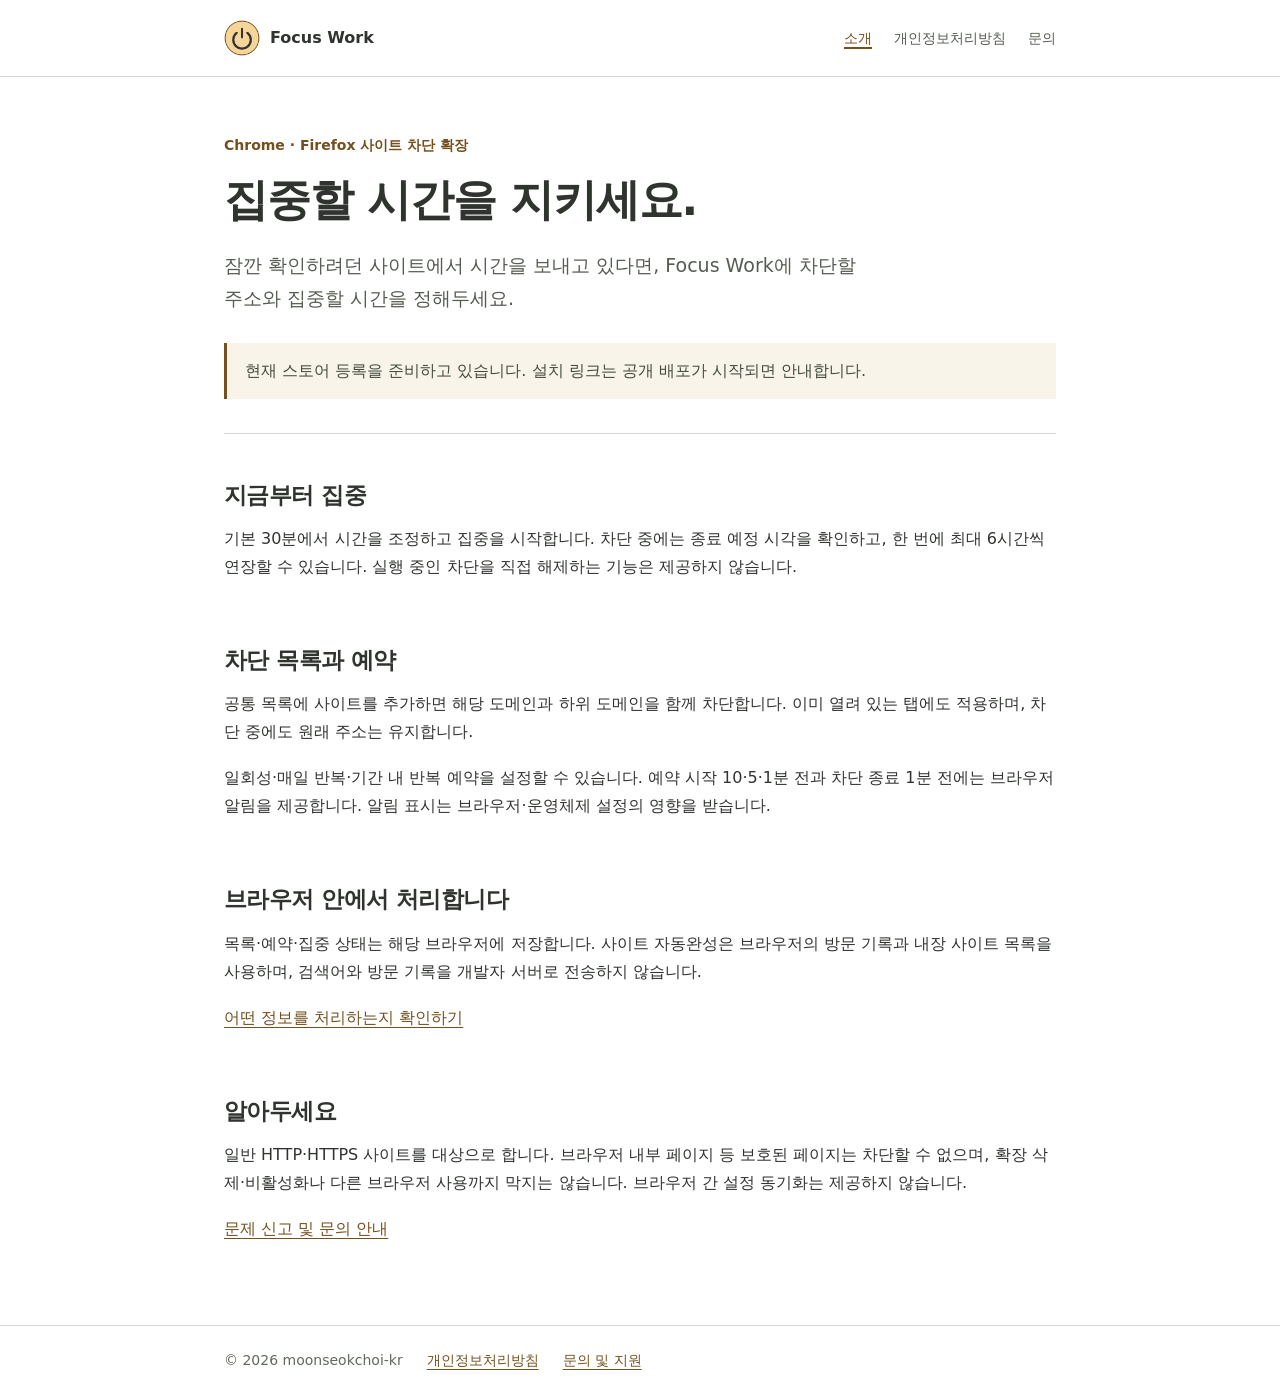
<file: index.html>
<!doctype html>
<html lang="ko"><head><meta charset="utf-8"><meta name="viewport" content="width=device-width, initial-scale=1"><title>집중할 시간을 지키세요 · Focus Work</title><meta name="description" content="Chrome·Firefox용 사이트 차단 확장 Focus Work의 소개, 개인정보처리방침과 지원 안내."><meta name="referrer" content="strict-origin-when-cross-origin"><link rel="icon" href="assets/icon.png" type="image/png"><link rel="stylesheet" href="assets/style.css"></head>
<body><a class="skip" href="#main">본문으로 건너뛰기</a><header><div class="wrap header"><a class="brand" href="index.html"><img src="assets/icon.png" alt="" width="36" height="36">Focus Work</a><nav aria-label="주 메뉴"><a href="index.html" aria-current="page">소개</a><a href="privacy.html">개인정보처리방침</a><a href="support.html">문의</a></nav></div></header><main class="wrap" id="main"><p class="eyebrow">Chrome · Firefox 사이트 차단 확장</p><h1>집중할 시간을 지키세요.</h1><p class="intro">잠깐 확인하려던 사이트에서 시간을 보내고 있다면, Focus Work에 차단할 주소와 집중할 시간을 정해두세요.</p><div class="notice">현재 스토어 등록을 준비하고 있습니다. 설치 링크는 공개 배포가 시작되면 안내합니다.</div><div class="details"><section><h2>지금부터 집중</h2><p>기본 30분에서 시간을 조정하고 집중을 시작합니다. 차단 중에는 종료 예정 시각을 확인하고, 한 번에 최대 6시간씩 연장할 수 있습니다. 실행 중인 차단을 직접 해제하는 기능은 제공하지 않습니다.</p></section><section><h2>차단 목록과 예약</h2><p>공통 목록에 사이트를 추가하면 해당 도메인과 하위 도메인을 함께 차단합니다. 이미 열려 있는 탭에도 적용하며, 차단 중에도 원래 주소는 유지합니다.</p><p>일회성·매일 반복·기간 내 반복 예약을 설정할 수 있습니다. 예약 시작 10·5·1분 전과 차단 종료 1분 전에는 브라우저 알림을 제공합니다. 알림 표시는 브라우저·운영체제 설정의 영향을 받습니다.</p></section><section><h2>브라우저 안에서 처리합니다</h2><p>목록·예약·집중 상태는 해당 브라우저에 저장합니다. 사이트 자동완성은 브라우저의 방문 기록과 내장 사이트 목록을 사용하며, 검색어와 방문 기록을 개발자 서버로 전송하지 않습니다.</p><p><a href="privacy.html">어떤 정보를 처리하는지 확인하기</a></p></section><section><h2>알아두세요</h2><p>일반 HTTP·HTTPS 사이트를 대상으로 합니다. 브라우저 내부 페이지 등 보호된 페이지는 차단할 수 없으며, 확장 삭제·비활성화나 다른 브라우저 사용까지 막지는 않습니다. 브라우저 간 설정 동기화는 제공하지 않습니다.</p><p><a href="support.html">문제 신고 및 문의 안내</a></p></section></div></main><footer><div class="wrap"><span>© 2026 moonseokchoi-kr</span><a href="privacy.html">개인정보처리방침</a><a href="support.html">문의 및 지원</a></div></footer></body></html>
</file>
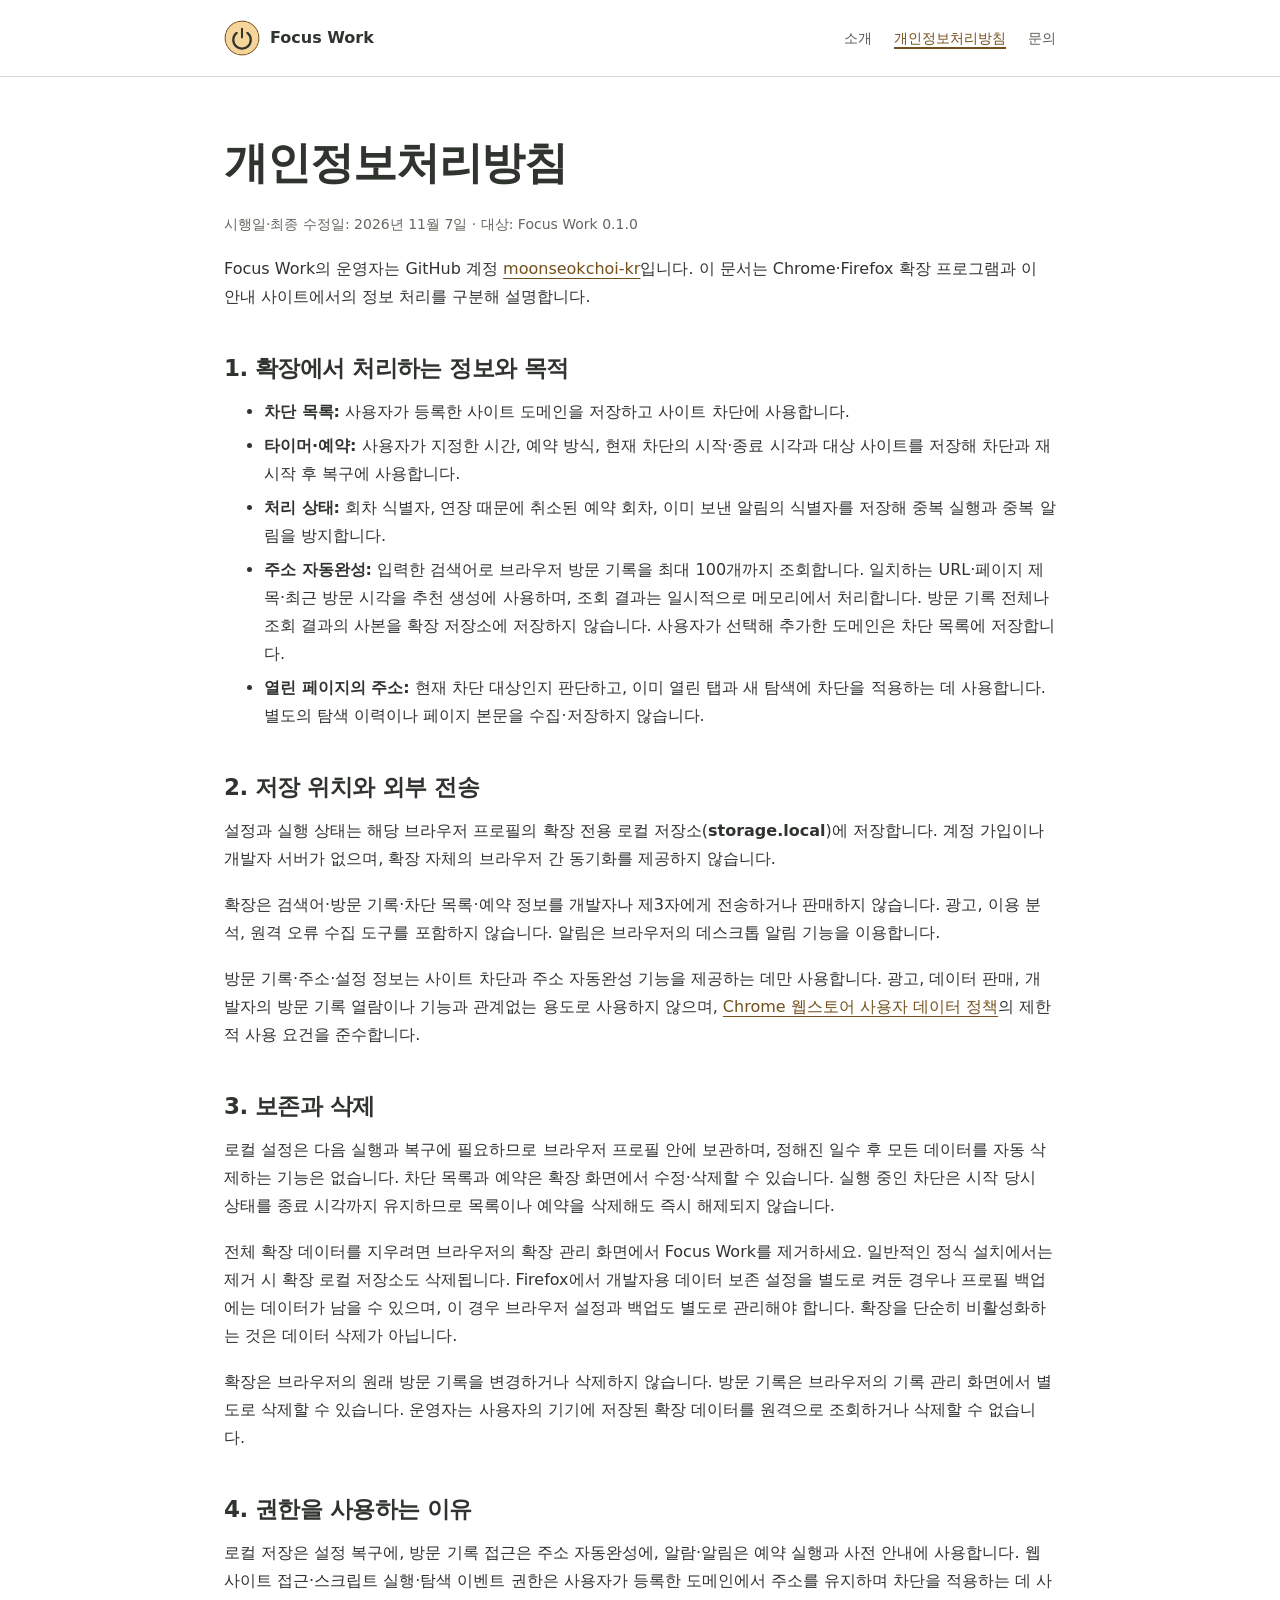
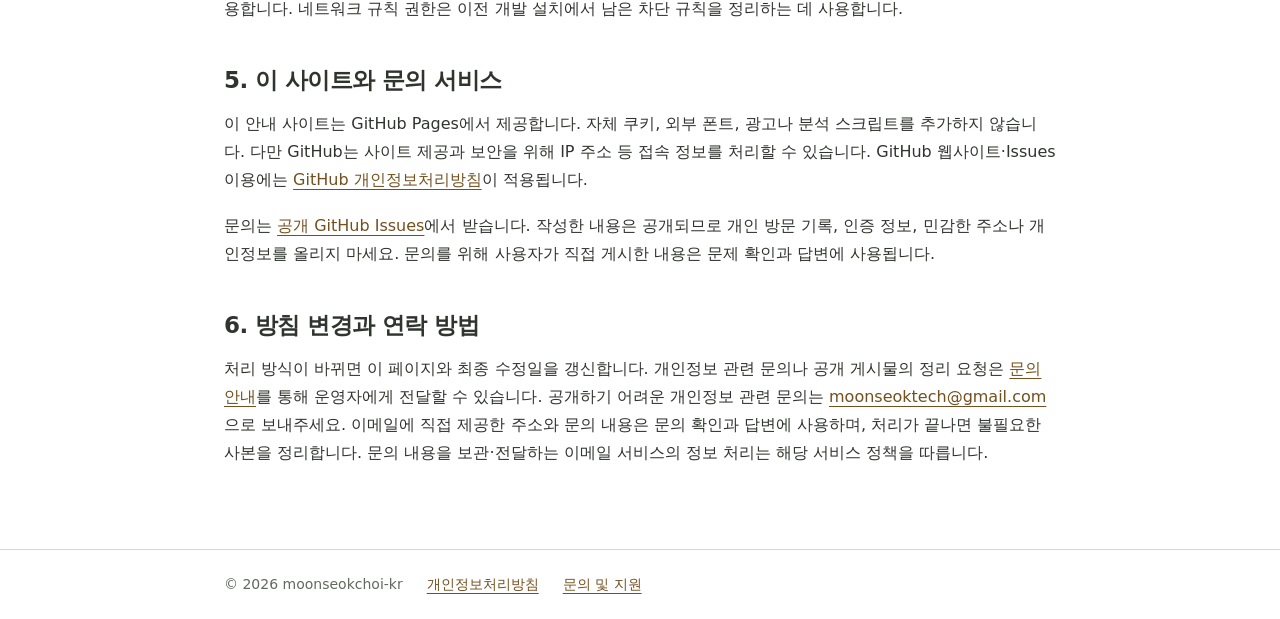
<file: privacy.html>
<!doctype html>
<html lang="ko"><head><meta charset="utf-8"><meta name="viewport" content="width=device-width, initial-scale=1"><title>개인정보처리방침 · Focus Work</title><meta name="description" content="Focus Work가 브라우저 안에서 처리하는 데이터, 방문 기록 자동완성, 저장·삭제 방법과 문의 안내."><meta name="referrer" content="strict-origin-when-cross-origin"><link rel="icon" href="assets/icon.png" type="image/png"><link rel="stylesheet" href="assets/style.css"></head>
<body><a class="skip" href="#main">본문으로 건너뛰기</a><header><div class="wrap header"><a class="brand" href="index.html"><img src="assets/icon.png" alt="" width="36" height="36">Focus Work</a><nav aria-label="주 메뉴"><a href="index.html">소개</a><a href="privacy.html" aria-current="page">개인정보처리방침</a><a href="support.html">문의</a></nav></div></header><main class="wrap" id="main"><h1>개인정보처리방침</h1><p class="meta">시행일·최종 수정일: 2026년 11월 7일 · 대상: Focus Work 0.1.0</p><p>Focus Work의 운영자는 GitHub 계정 <a href="https://github.com/moonseokchoi-kr">moonseokchoi-kr</a>입니다. 이 문서는 Chrome·Firefox 확장 프로그램과 이 안내 사이트에서의 정보 처리를 구분해 설명합니다.</p><h2>1. 확장에서 처리하는 정보와 목적</h2><ul><li><strong>차단 목록:</strong> 사용자가 등록한 사이트 도메인을 저장하고 사이트 차단에 사용합니다.</li><li><strong>타이머·예약:</strong> 사용자가 지정한 시간, 예약 방식, 현재 차단의 시작·종료 시각과 대상 사이트를 저장해 차단과 재시작 후 복구에 사용합니다.</li><li><strong>처리 상태:</strong> 회차 식별자, 연장 때문에 취소된 예약 회차, 이미 보낸 알림의 식별자를 저장해 중복 실행과 중복 알림을 방지합니다.</li><li><strong>주소 자동완성:</strong> 입력한 검색어로 브라우저 방문 기록을 최대 100개까지 조회합니다. 일치하는 URL·페이지 제목·최근 방문 시각을 추천 생성에 사용하며, 조회 결과는 일시적으로 메모리에서 처리합니다. 방문 기록 전체나 조회 결과의 사본을 확장 저장소에 저장하지 않습니다. 사용자가 선택해 추가한 도메인은 차단 목록에 저장합니다.</li><li><strong>열린 페이지의 주소:</strong> 현재 차단 대상인지 판단하고, 이미 열린 탭과 새 탐색에 차단을 적용하는 데 사용합니다. 별도의 탐색 이력이나 페이지 본문을 수집·저장하지 않습니다.</li></ul><h2>2. 저장 위치와 외부 전송</h2><p>설정과 실행 상태는 해당 브라우저 프로필의 확장 전용 로컬 저장소(<code>storage.local</code>)에 저장합니다. 계정 가입이나 개발자 서버가 없으며, 확장 자체의 브라우저 간 동기화를 제공하지 않습니다.</p><p>확장은 검색어·방문 기록·차단 목록·예약 정보를 개발자나 제3자에게 전송하거나 판매하지 않습니다. 광고, 이용 분석, 원격 오류 수집 도구를 포함하지 않습니다. 알림은 브라우저의 데스크톱 알림 기능을 이용합니다.</p><p>방문 기록·주소·설정 정보는 사이트 차단과 주소 자동완성 기능을 제공하는 데만 사용합니다. 광고, 데이터 판매, 개발자의 방문 기록 열람이나 기능과 관계없는 용도로 사용하지 않으며, <a href="https://developer.chrome.com/docs/webstore/program-policies/user-data">Chrome 웹스토어 사용자 데이터 정책</a>의 제한적 사용 요건을 준수합니다.</p><h2>3. 보존과 삭제</h2><p>로컬 설정은 다음 실행과 복구에 필요하므로 브라우저 프로필 안에 보관하며, 정해진 일수 후 모든 데이터를 자동 삭제하는 기능은 없습니다. 차단 목록과 예약은 확장 화면에서 수정·삭제할 수 있습니다. 실행 중인 차단은 시작 당시 상태를 종료 시각까지 유지하므로 목록이나 예약을 삭제해도 즉시 해제되지 않습니다.</p><p>전체 확장 데이터를 지우려면 브라우저의 확장 관리 화면에서 Focus Work를 제거하세요. 일반적인 정식 설치에서는 제거 시 확장 로컬 저장소도 삭제됩니다. Firefox에서 개발자용 데이터 보존 설정을 별도로 켜둔 경우나 프로필 백업에는 데이터가 남을 수 있으며, 이 경우 브라우저 설정과 백업도 별도로 관리해야 합니다. 확장을 단순히 비활성화하는 것은 데이터 삭제가 아닙니다.</p><p>확장은 브라우저의 원래 방문 기록을 변경하거나 삭제하지 않습니다. 방문 기록은 브라우저의 기록 관리 화면에서 별도로 삭제할 수 있습니다. 운영자는 사용자의 기기에 저장된 확장 데이터를 원격으로 조회하거나 삭제할 수 없습니다.</p><h2>4. 권한을 사용하는 이유</h2><p>로컬 저장은 설정 복구에, 방문 기록 접근은 주소 자동완성에, 알람·알림은 예약 실행과 사전 안내에 사용합니다. 웹사이트 접근·스크립트 실행·탐색 이벤트 권한은 사용자가 등록한 도메인에서 주소를 유지하며 차단을 적용하는 데 사용합니다. 네트워크 규칙 권한은 이전 개발 설치에서 남은 차단 규칙을 정리하는 데 사용합니다.</p><h2>5. 이 사이트와 문의 서비스</h2><p>이 안내 사이트는 GitHub Pages에서 제공합니다. 자체 쿠키, 외부 폰트, 광고나 분석 스크립트를 추가하지 않습니다. 다만 GitHub는 사이트 제공과 보안을 위해 IP 주소 등 접속 정보를 처리할 수 있습니다. GitHub 웹사이트·Issues 이용에는 <a href="https://docs.github.com/en/site-policy/privacy-policies/github-general-privacy-statement">GitHub 개인정보처리방침</a>이 적용됩니다.</p><p>문의는 <a href="https://github.com/moonseokchoi-kr/focus-work-site/issues">공개 GitHub Issues</a>에서 받습니다. 작성한 내용은 공개되므로 개인 방문 기록, 인증 정보, 민감한 주소나 개인정보를 올리지 마세요. 문의를 위해 사용자가 직접 게시한 내용은 문제 확인과 답변에 사용됩니다.</p><h2>6. 방침 변경과 연락 방법</h2><p>처리 방식이 바뀌면 이 페이지와 최종 수정일을 갱신합니다. 개인정보 관련 문의나 공개 게시물의 정리 요청은 <a href="support.html">문의 안내</a>를 통해 운영자에게 전달할 수 있습니다. 공개하기 어려운 개인정보 관련 문의는 <a href="mailto:moonseoktech@gmail.com">moonseoktech@gmail.com</a>으로 보내주세요. 이메일에 직접 제공한 주소와 문의 내용은 문의 확인과 답변에 사용하며, 처리가 끝나면 불필요한 사본을 정리합니다. 문의 내용을 보관·전달하는 이메일 서비스의 정보 처리는 해당 서비스 정책을 따릅니다.</p></main><footer><div class="wrap"><span>© 2026 moonseokchoi-kr</span><a href="privacy.html">개인정보처리방침</a><a href="support.html">문의 및 지원</a></div></footer></body></html>
</file>
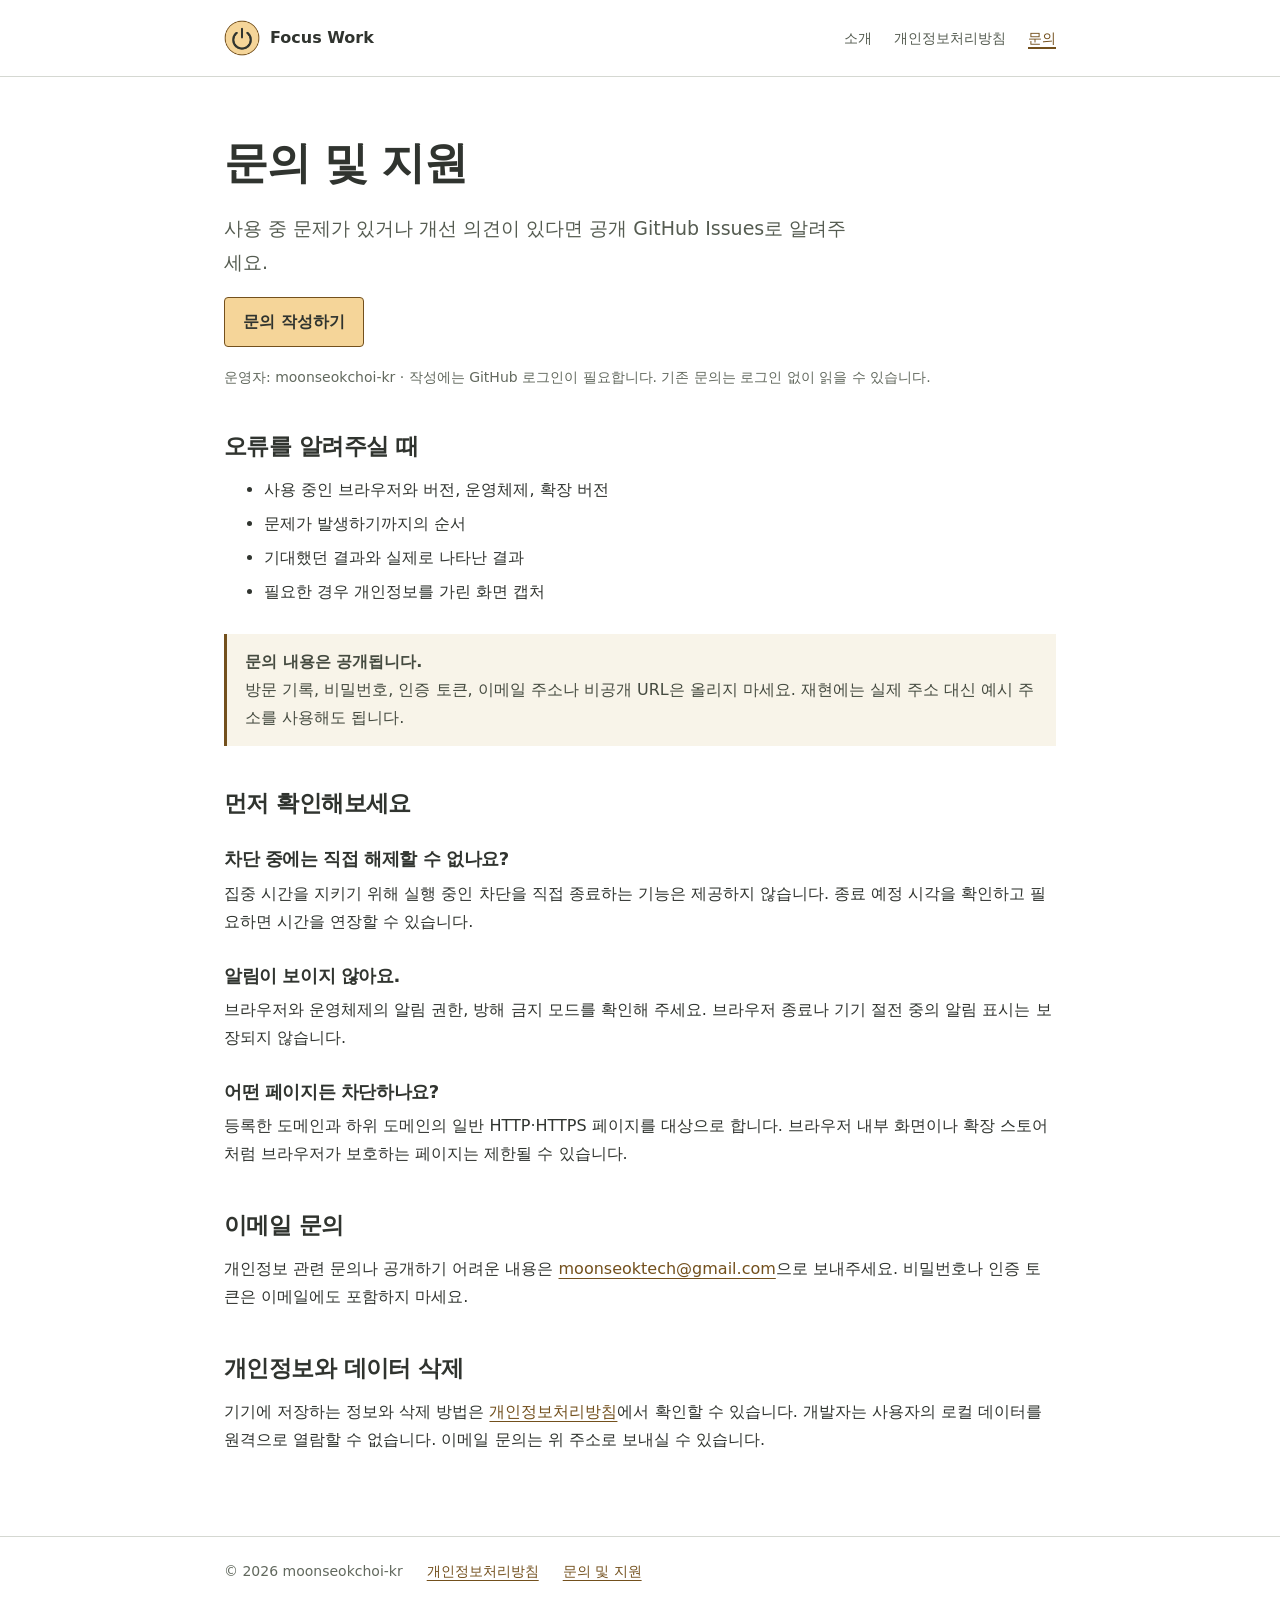
<file: support.html>
<!doctype html>
<html lang="ko"><head><meta charset="utf-8"><meta name="viewport" content="width=device-width, initial-scale=1"><title>문의 및 지원 · Focus Work</title><meta name="description" content="Focus Work의 오류 신고 방법, 개인정보 보호를 위한 문의 시 주의사항과 공개 지원 창구."><meta name="referrer" content="strict-origin-when-cross-origin"><link rel="icon" href="assets/icon.png" type="image/png"><link rel="stylesheet" href="assets/style.css"></head>
<body><a class="skip" href="#main">본문으로 건너뛰기</a><header><div class="wrap header"><a class="brand" href="index.html"><img src="assets/icon.png" alt="" width="36" height="36">Focus Work</a><nav aria-label="주 메뉴"><a href="index.html">소개</a><a href="privacy.html">개인정보처리방침</a><a href="support.html" aria-current="page">문의</a></nav></div></header><main class="wrap" id="main"><h1>문의 및 지원</h1><p class="intro">사용 중 문제가 있거나 개선 의견이 있다면 공개 GitHub Issues로 알려주세요.</p><p><a class="action" href="https://github.com/moonseokchoi-kr/focus-work-site/issues/new">문의 작성하기</a></p><p class="meta">운영자: moonseokchoi-kr · 작성에는 GitHub 로그인이 필요합니다. 기존 문의는 로그인 없이 읽을 수 있습니다.</p><h2>오류를 알려주실 때</h2><ul><li>사용 중인 브라우저와 버전, 운영체제, 확장 버전</li><li>문제가 발생하기까지의 순서</li><li>기대했던 결과와 실제로 나타난 결과</li><li>필요한 경우 개인정보를 가린 화면 캡처</li></ul><div class="notice"><strong>문의 내용은 공개됩니다.</strong><br>방문 기록, 비밀번호, 인증 토큰, 이메일 주소나 비공개 URL은 올리지 마세요. 재현에는 실제 주소 대신 예시 주소를 사용해도 됩니다.</div><h2>먼저 확인해보세요</h2><h3>차단 중에는 직접 해제할 수 없나요?</h3><p>집중 시간을 지키기 위해 실행 중인 차단을 직접 종료하는 기능은 제공하지 않습니다. 종료 예정 시각을 확인하고 필요하면 시간을 연장할 수 있습니다.</p><h3>알림이 보이지 않아요.</h3><p>브라우저와 운영체제의 알림 권한, 방해 금지 모드를 확인해 주세요. 브라우저 종료나 기기 절전 중의 알림 표시는 보장되지 않습니다.</p><h3>어떤 페이지든 차단하나요?</h3><p>등록한 도메인과 하위 도메인의 일반 HTTP·HTTPS 페이지를 대상으로 합니다. 브라우저 내부 화면이나 확장 스토어처럼 브라우저가 보호하는 페이지는 제한될 수 있습니다.</p><h2>이메일 문의</h2><p>개인정보 관련 문의나 공개하기 어려운 내용은 <a href="mailto:moonseoktech@gmail.com">moonseoktech@gmail.com</a>으로 보내주세요. 비밀번호나 인증 토큰은 이메일에도 포함하지 마세요.</p><h2>개인정보와 데이터 삭제</h2><p>기기에 저장하는 정보와 삭제 방법은 <a href="privacy.html">개인정보처리방침</a>에서 확인할 수 있습니다. 개발자는 사용자의 로컬 데이터를 원격으로 열람할 수 없습니다. 이메일 문의는 위 주소로 보내실 수 있습니다.</p></main><footer><div class="wrap"><span>© 2026 moonseokchoi-kr</span><a href="privacy.html">개인정보처리방침</a><a href="support.html">문의 및 지원</a></div></footer></body></html>
</file>
<file: assets/style.css>
*{box-sizing:border-box}html{color-scheme:light;background:#fff;color:#30342f;font-family:system-ui,-apple-system,BlinkMacSystemFont,"Segoe UI",sans-serif;line-height:1.75}body{margin:0}a{color:#73501d;text-underline-offset:4px;overflow-wrap:anywhere}a:hover{text-decoration-thickness:2px}a:focus-visible{outline:3px solid #73501d;outline-offset:5px;border-radius:2px}.skip{position:absolute;left:16px;top:-80px;padding:8px;background:#fff}.skip:focus{top:8px;z-index:2}.wrap{max-width:880px;margin:auto;padding:0 24px}header{border-bottom:1px solid #d5d8d2}.header{display:flex;align-items:center;justify-content:space-between;gap:20px;padding-top:20px;padding-bottom:20px}.brand{display:flex;gap:10px;align-items:center;color:#30342f;font-weight:700;text-decoration:none;white-space:nowrap}.brand img{width:36px;height:36px}nav{display:flex;flex-wrap:wrap;gap:8px 22px;font-size:14px}nav a{color:#555c51;text-decoration:none}nav a[aria-current=page]{color:#73501d;text-decoration:underline;text-decoration-thickness:2px}main{padding-top:56px!important;padding-bottom:64px!important}h1,h2,h3{line-height:1.35;letter-spacing:-.025em;word-break:keep-all}h1{font-size:clamp(30px,5vw,44px);margin:0 0 20px}h2{font-size:23px;margin:42px 0 14px}h3{font-size:18px;margin:28px 0 8px}p,ul,ol{margin:0 0 18px}li{margin:6px 0}.intro{max-width:640px;font-size:19px;color:#555c51}.eyebrow{font-size:14px;color:#73501d;margin-bottom:12px;font-weight:600}.notice{border-left:3px solid #73501d;background:#f8f4e9;padding:14px 18px;margin:28px 0;color:#454b40}.details{border-top:1px solid #d5d8d2;margin-top:34px}.details section{padding-top:4px}.meta{font-size:14px;color:#62695e}footer{border-top:1px solid #d5d8d2;padding:22px 0;color:#62695e;font-size:14px}footer .wrap{display:flex;flex-wrap:wrap;gap:10px 24px}.action{display:inline-block;background:#f5d599;border:1px solid #73501d;color:#30342f;padding:10px 18px;border-radius:4px;font-weight:600;text-decoration:none}.action:hover{background:#efc77f}.action:active{background:#e7b866}code{font:inherit;font-weight:600;overflow-wrap:anywhere}@media(max-width:540px){.header{align-items:flex-start;flex-direction:column;gap:14px}.wrap{padding-left:20px;padding-right:20px}main{padding-top:34px!important;padding-bottom:42px!important}nav{gap:8px 20px}h2{font-size:21px}}
</file>
